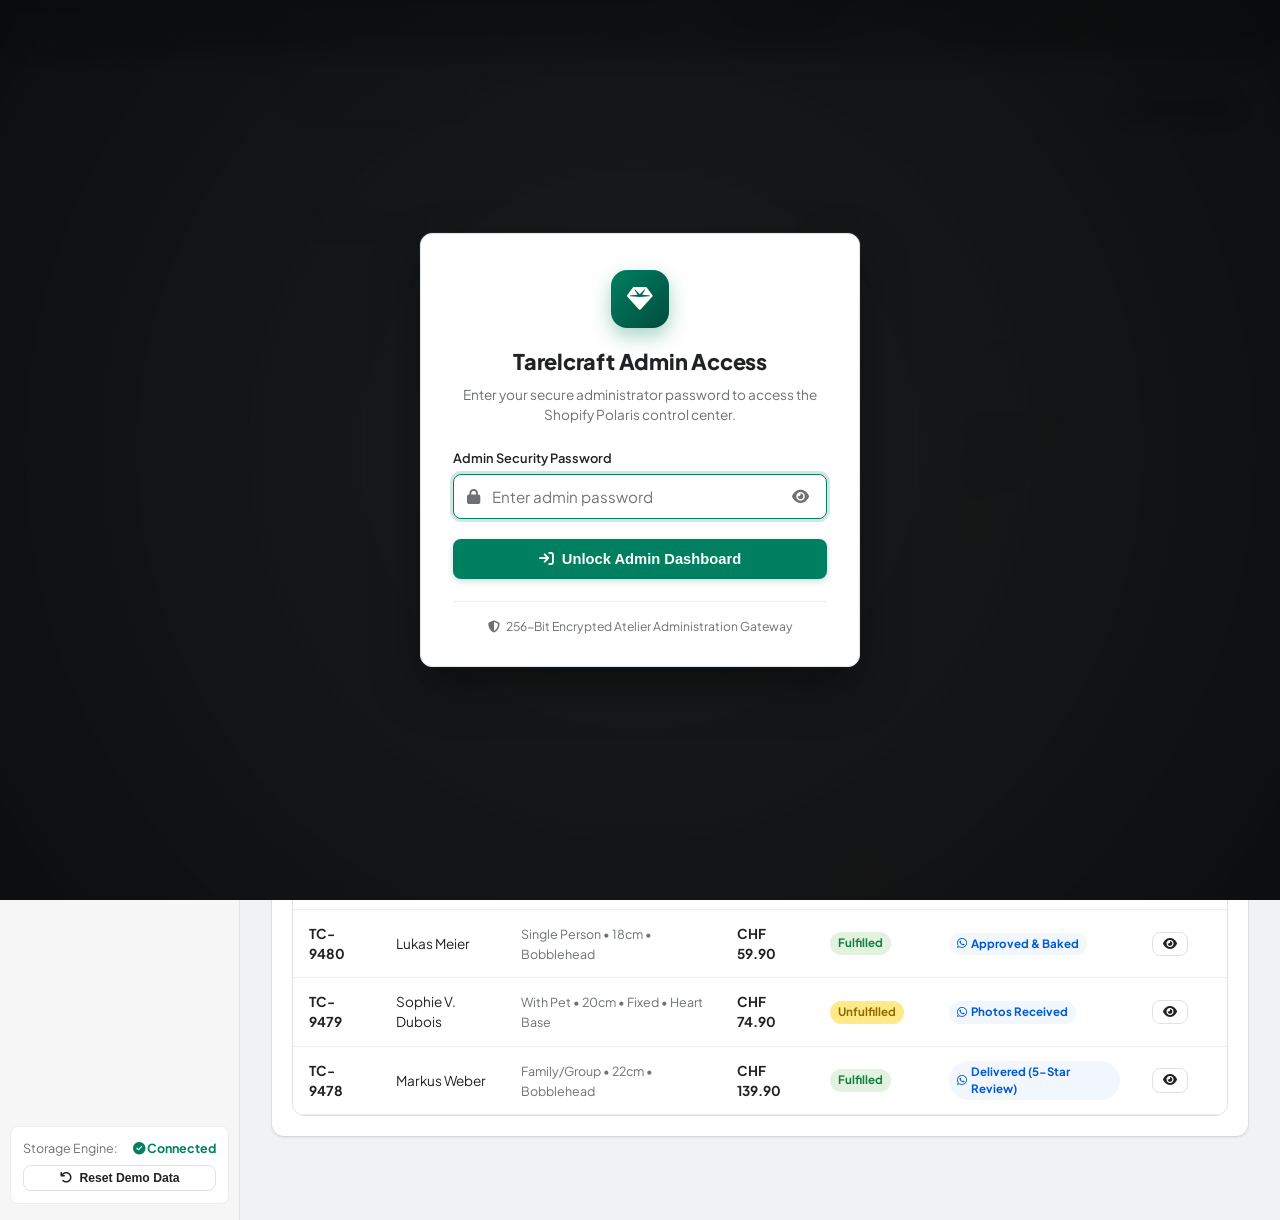
<file: admin.html>
<!DOCTYPE html>
<html lang="en" data-admin-theme="light">
<head>
  <meta charset="UTF-8">
  <meta name="viewport" content="width=device-width, initial-scale=1.0">
  <title>Tarelcraft Admin | Shopify Polaris Control Center</title>
  <meta name="description" content="Shopify Polaris-powered Admin Dashboard to manage Tarelcraft products, pricing, landing page blocks, video reels, reviews, orders, and analytics.">

  <!-- Google Fonts -->
  <link rel="preconnect" href="https://fonts.googleapis.com">
  <link rel="preconnect" href="https://fonts.gstatic.com" crossorigin>
  <link href="https://fonts.googleapis.com/css2?family=Plus+Jakarta+Sans:wght@400;500;600;700;800&family=Playfair+Display:wght@600;700&family=JetBrains+Mono:wght@400;500&display=swap" rel="stylesheet">

  <!-- FontAwesome Icons -->
  <link rel="stylesheet" href="https://cdnjs.cloudflare.com/ajax/libs/font-awesome/6.5.1/css/all.min.css">

  <!-- Admin Polaris Stylesheet -->
  <link rel="stylesheet" href="css/admin.css">
</head>
<body class="admin-body">

  <!-- ==========================================================================
       ADMIN AUTHENTICATION LOCK SCREEN (POLARIS STYLE)
       ========================================================================== -->
  <div class="admin-auth-overlay" id="admin-auth-overlay">
    <div class="admin-auth-card" id="admin-auth-card">
      <div class="auth-brand-badge">
        <i class="fa-solid fa-gem"></i>
      </div>
      <h2 class="auth-title">Tarelcraft Admin Access</h2>
      <p class="auth-subtitle">Enter your secure administrator password to access the Shopify Polaris control center.</p>

      <form id="admin-login-form" class="auth-form" autocomplete="off" onsubmit="return false;">
        <div class="auth-input-group">
          <label for="admin-pass-input" class="auth-label">Admin Security Password</label>
          <div class="auth-input-wrapper">
            <i class="fa-solid fa-lock auth-input-icon"></i>
            <input 
              type="password" 
              id="admin-pass-input" 
              class="auth-input" 
              placeholder="Enter admin password" 
              autocomplete="new-password" 
              value="" 
              required
            >
            <button type="button" class="auth-toggle-pass-btn" id="auth-toggle-pass-btn" title="Show / Hide Password" aria-label="Toggle password visibility">
              <i class="fa-solid fa-eye" id="auth-eye-icon"></i>
            </button>
          </div>
          <div class="auth-error-msg" id="auth-error-msg" style="display: none;">
            <i class="fa-solid fa-circle-exclamation"></i>
            <span>Incorrect password. Access denied.</span>
          </div>
        </div>

        <button type="submit" class="auth-submit-btn" id="admin-login-btn">
          <i class="fa-solid fa-arrow-right-to-bracket"></i>
          <span>Unlock Admin Dashboard</span>
        </button>
      </form>

      <div class="auth-footer-note">
        <i class="fa-solid fa-shield-halved"></i>
        <span>256-Bit Encrypted Atelier Administration Gateway</span>
      </div>
    </div>
  </div>

  <!-- ==========================================================================
       1. GLOBAL TOPBAR (SHOPIFY POLARIS STYLE)
       ========================================================================== -->
  <header class="admin-topbar">
    <div class="topbar-left">
      <button class="mobile-menu-btn" id="mobile-menu-toggle" aria-label="Toggle Navigation">
        <i class="fa-solid fa-bars"></i>
      </button>
      <a href="#dashboard" class="topbar-brand">
        <div class="brand-shopify-badge"><i class="fa-solid fa-gem"></i></div>
        <div class="brand-info">
          <h1>TARELCRAFT</h1>
          <span><span class="status-dot"></span> Online Store • Live</span>
        </div>
      </a>
    </div>

    <!-- Global Search with Ctrl+K shortcut -->
    <div class="topbar-search-wrap" id="topbar-search-trigger">
      <i class="fa-solid fa-magnifying-glass search-icon-left"></i>
      <input type="text" class="topbar-search-input" placeholder="Search products, orders, settings... (Ctrl + K)" readonly>
      <span class="search-shortcut-badge">Ctrl K</span>
    </div>

    <div class="topbar-right">
      <!-- Live Storefront View -->
      <a href="index.html" target="_blank" class="btn-storefront-preview" title="Open Live Storefront">
        <i class="fa-solid fa-arrow-up-right-from-square"></i>
        <span>View Store</span>
      </a>

      <!-- Admin Theme Toggle -->
      <button class="topbar-icon-btn" id="admin-theme-toggle" title="Toggle Admin Dark/Light Theme">
        <i class="fa-solid fa-moon"></i>
      </button>

      <!-- Notifications -->
      <button class="topbar-icon-btn" id="admin-notif-btn" title="Store Notifications">
        <i class="fa-solid fa-bell"></i>
        <span class="notif-pill"></span>
      </button>

      <!-- User Profile -->
      <button class="user-profile-btn" id="user-profile-btn" title="Admin Profile">
        <div class="user-avatar">TC</div>
        <span style="font-size: 0.82rem; font-weight: 600;">Store Owner</span>
        <i class="fa-solid fa-chevron-down" style="font-size: 0.7rem; color: #a6acb2;"></i>
      </button>

      <!-- Lock / Logout Admin Button -->
      <button class="topbar-icon-btn btn-admin-logout" id="admin-logout-btn" title="Lock Admin Dashboard">
        <i class="fa-solid fa-lock"></i>
      </button>
    </div>
  </header>

  <!-- ==========================================================================
       2. MAIN LAYOUT: SIDEBAR + CONTENT AREA
       ========================================================================== -->
  <div class="admin-wrapper">

    <!-- SIDEBAR NAVIGATION -->
    <aside class="admin-sidebar" id="admin-sidebar">
      <div class="sidebar-top">
        <ul class="sidebar-nav-list">
          <li class="nav-section-title">Overview</li>
          <li>
            <button class="nav-item-btn active" data-view="dashboard">
              <i class="fa-solid fa-house"></i>
              <span>Dashboard</span>
            </button>
          </li>

          <li class="nav-section-title">Catalog & Storefront</li>
          <li>
            <button class="nav-item-btn" data-view="products">
              <i class="fa-solid fa-tags"></i>
              <span>Products</span>
              <span class="nav-badge-count" id="sidebar-products-count">1</span>
            </button>
          </li>
          <li>
            <button class="nav-item-btn" data-view="customizer">
              <i class="fa-solid fa-paint-roller"></i>
              <span>Page Customizer</span>
              <span class="p-badge p-badge-info" style="font-size: 0.65rem; margin-left: auto;">Live Sync</span>
            </button>
          </li>
          <li>
            <button class="nav-item-btn" data-view="orders">
              <i class="fa-solid fa-box-open"></i>
              <span>Orders</span>
              <span class="nav-badge-count" id="sidebar-orders-count">4</span>
            </button>
          </li>
          <li>
            <button class="nav-item-btn" data-view="customers">
              <i class="fa-solid fa-users"></i>
              <span>Customers</span>
            </button>
          </li>

          <li class="nav-section-title">Sales & Marketing</li>
          <li>
            <button class="nav-item-btn" data-view="analytics">
              <i class="fa-solid fa-chart-line"></i>
              <span>Analytics</span>
            </button>
          </li>
          <li>
            <button class="nav-item-btn" data-view="discounts">
              <i class="fa-solid fa-ticket"></i>
              <span>Discounts</span>
            </button>
          </li>

          <li class="nav-section-title">Configuration</li>
          <li>
            <button class="nav-item-btn" data-view="settings">
              <i class="fa-solid fa-gear"></i>
              <span>Store Settings</span>
            </button>
          </li>
        </ul>
      </div>

      <div class="sidebar-footer-box">
        <div class="quick-sync-status">
          <span>Storage Engine:</span>
          <span><i class="fa-solid fa-circle-check"></i> Connected</span>
        </div>
        <button class="p-btn p-btn-sm" id="quick-reset-defaults-btn" style="width: 100%; font-size: 0.76rem;">
          <i class="fa-solid fa-arrow-rotate-left"></i> Reset Demo Data
        </button>
      </div>
    </aside>

    <!-- CONTENT AREA -->
    <main class="admin-content">

      <!-- ====================================================================
           VIEW 1: DASHBOARD OVERVIEW
           ==================================================================== -->
      <section class="view-section active" id="view-dashboard">
        <div class="page-header">
          <div class="page-title-group">
            <h2>Store Dashboard</h2>
            <p>Real-time analytics, revenue performance, and catalog overview.</p>
          </div>
          <div class="page-actions-group">
            <button class="p-btn" id="dash-quick-customizer-btn">
              <i class="fa-solid fa-palette"></i> Customize Landing Page
            </button>
            <button class="p-btn p-btn-primary" id="dash-quick-new-product-btn">
              <i class="fa-solid fa-plus"></i> Add Product
            </button>
          </div>
        </div>

        <!-- Metrics Cards -->
        <div class="metrics-grid">
          <div class="metric-card">
            <div class="metric-label">
              <span>Today's Revenue</span>
              <i class="fa-solid fa-wallet text-emerald-600"></i>
            </div>
            <div class="metric-val" id="metric-today-revenue">CHF 1,248.50</div>
            <div class="metric-trend trend-up">
              <i class="fa-solid fa-arrow-trend-up"></i> +18.4% vs yesterday
            </div>
          </div>

          <div class="metric-card">
            <div class="metric-label">
              <span>Orders Placed</span>
              <i class="fa-solid fa-bag-shopping"></i>
            </div>
            <div class="metric-val" id="metric-today-orders">16</div>
            <div class="metric-trend trend-up">
              <i class="fa-solid fa-arrow-trend-up"></i> +4 orders from WhatsApp
            </div>
          </div>

          <div class="metric-card">
            <div class="metric-label">
              <span>Conversion Rate</span>
              <i class="fa-solid fa-filter-circle-dollar"></i>
            </div>
            <div class="metric-val" id="metric-conversion-rate">4.82%</div>
            <div class="metric-trend trend-up">
              <i class="fa-solid fa-arrow-trend-up"></i> +0.6% this week
            </div>
          </div>

          <div class="metric-card">
            <div class="metric-label">
              <span>Live Store Visitors</span>
              <i class="fa-solid fa-users-viewfinder"></i>
            </div>
            <div class="metric-val" id="metric-live-visitors">41</div>
            <div class="metric-trend trend-up">
              <span class="status-dot" style="display:inline-block; width:8px; height:8px; background:#10b981; border-radius:50%;"></span> Active right now
            </div>
          </div>
        </div>

        <!-- Chart Grid -->
        <div class="chart-card-grid">
          <div class="p-card">
            <div class="p-card-header">
              <div>
                <h3>Total Sales & Orders Trend (Last 14 Days)</h3>
                <p>Daily volume in Swiss Francs (CHF) with real-time conversion insights.</p>
              </div>
              <span class="p-badge p-badge-success">Live Dynamic</span>
            </div>
            <div class="canvas-container">
              <canvas id="sales-trend-canvas" class="admin-chart-canvas"></canvas>
            </div>
          </div>

          <div class="p-card">
            <div class="p-card-header">
              <div>
                <h3>Top Selling Variants</h3>
                <p>Popular figure selections</p>
              </div>
            </div>
            <div class="variants-share-list" style="display: flex; flex-direction: column; gap: 14px;">
              <div>
                <div style="display: flex; justify-content: space-between; font-size: 0.82rem; font-weight: 600; margin-bottom: 4px;">
                  <span>Couple Figure (20cm)</span>
                  <span>46%</span>
                </div>
                <div style="height: 6px; background: var(--p-border-subdued); border-radius: 4px; overflow: hidden;">
                  <div style="width: 46%; height: 100%; background: #008060;"></div>
                </div>
              </div>
              <div>
                <div style="display: flex; justify-content: space-between; font-size: 0.82rem; font-weight: 600; margin-bottom: 4px;">
                  <span>Single Person (18cm Bobblehead)</span>
                  <span>32%</span>
                </div>
                <div style="height: 6px; background: var(--p-border-subdued); border-radius: 4px; overflow: hidden;">
                  <div style="width: 32%; height: 100%; background: #5c6ac4;"></div>
                </div>
              </div>
              <div>
                <div style="display: flex; justify-content: space-between; font-size: 0.82rem; font-weight: 600; margin-bottom: 4px;">
                  <span>With Pet Edition</span>
                  <span>14%</span>
                </div>
                <div style="height: 6px; background: var(--p-border-subdued); border-radius: 4px; overflow: hidden;">
                  <div style="width: 14%; height: 100%; background: #f59e0b;"></div>
                </div>
              </div>
              <div>
                <div style="display: flex; justify-content: space-between; font-size: 0.82rem; font-weight: 600; margin-bottom: 4px;">
                  <span>Family Group Pack</span>
                  <span>8%</span>
                </div>
                <div style="height: 6px; background: var(--p-border-subdued); border-radius: 4px; overflow: hidden;">
                  <div style="width: 8%; height: 100%; background: #10b981;"></div>
                </div>
              </div>
            </div>
          </div>
        </div>

        <!-- Recent Orders Card -->
        <div class="p-card">
          <div class="p-card-header">
            <div>
              <h3>Recent Incoming Orders</h3>
              <p>Latest purchases and WhatsApp approval status</p>
            </div>
            <button class="p-btn p-btn-sm" id="dash-view-all-orders-btn">View All Orders →</button>
          </div>
          <div class="p-table-container">
            <table class="p-table">
              <thead>
                <tr>
                  <th>Order</th>
                  <th>Customer</th>
                  <th>Item Config</th>
                  <th>Total</th>
                  <th>Fulfillment</th>
                  <th>WhatsApp Status</th>
                  <th>Actions</th>
                </tr>
              </thead>
              <tbody id="dash-recent-orders-tbody">
                <!-- Dynamically populated -->
              </tbody>
            </table>
          </div>
        </div>
      </section>

      <!-- ====================================================================
           VIEW 2: PRODUCTS CATALOG & PRODUCT CRUD
           ==================================================================== -->
      <section class="view-section" id="view-products">
        <div class="page-header">
          <div class="page-title-group">
            <h2>Products Management</h2>
            <p>Manage product catalog, base pricing, variant modifiers, and media assets.</p>
          </div>
          <div class="page-actions-group">
            <button class="p-btn" id="prod-export-csv-btn">
              <i class="fa-solid fa-file-export"></i> Export JSON
            </button>
            <button class="p-btn p-btn-primary" id="prod-add-new-btn">
              <i class="fa-solid fa-plus"></i> Add New Product
            </button>
          </div>
        </div>

        <!-- Products Table Toolbar -->
        <div class="table-toolbar">
          <div class="table-filter-group">
            <input type="text" class="table-search-input" id="products-search-input" placeholder="Filter products by title, SKU, or tag...">
            <select class="p-select" id="products-status-filter" style="width: 140px; height: 32px; font-size: 0.82rem;">
              <option value="all">All Statuses</option>
              <option value="active">Active</option>
              <option value="draft">Draft</option>
            </select>
          </div>
          <span style="font-size: 0.8rem; color: var(--p-text-subdued);" id="products-count-badge">Showing 1 product</span>
        </div>

        <!-- Products Data Table -->
        <div class="p-table-container">
          <table class="p-table">
            <thead>
              <tr>
                <th style="width: 40px;"><input type="checkbox" id="select-all-prods"></th>
                <th>Product</th>
                <th>Status</th>
                <th>Inventory</th>
                <th>Category</th>
                <th>Base Price</th>
                <th>Compare Price</th>
                <th style="text-align: right;">Actions</th>
              </tr>
            </thead>
            <tbody id="products-list-tbody">
              <!-- Dynamically populated -->
            </tbody>
          </table>
        </div>

        <!-- PRODUCT EDIT DRAWER / FORM -->
        <div class="p-card" id="product-editor-card" style="margin-top: 32px; display: none;">
          <div class="p-card-header">
            <div>
              <h3 id="editor-heading-title">Edit Product: Handcrafted Custom 'MINI ME'</h3>
              <p>Configure product details, pricing, variants, and SEO meta tags.</p>
            </div>
            <div style="display: flex; gap: 8px;">
              <button class="p-btn" id="editor-cancel-btn">Cancel</button>
              <button class="p-btn p-btn-primary" id="editor-save-btn">
                <i class="fa-solid fa-floppy-disk"></i> Save Product
              </button>
            </div>
          </div>

          <form id="product-edit-form">
            <input type="hidden" id="edit-prod-id" value="">

            <div class="editor-layout-grid">
              <!-- Left Column: Details, Media, Pricing, Variants -->
              <div class="editor-left-col">
                <!-- Basic Info Card -->
                <div class="p-card" style="margin-bottom: 20px;">
                  <h4 style="font-size: 0.95rem; font-weight: 700; margin-bottom: 14px;">Product Information</h4>
                  <div class="form-group">
                    <label for="edit-prod-title">Product Title *</label>
                    <input type="text" id="edit-prod-title" class="p-input" required placeholder="e.g. Handcrafted Custom 'MINI ME' Figurine">
                  </div>
                  <div class="form-group">
                    <label for="edit-prod-subtitle">Subtitle / Marketing Hook</label>
                    <input type="text" id="edit-prod-subtitle" class="p-input" placeholder="e.g. Turn any photo into a detailed personalized figurine.">
                  </div>
                  <div class="form-group">
                    <label for="edit-prod-handle">URL Handle / Slug</label>
                    <input type="text" id="edit-prod-handle" class="p-input" placeholder="e.g. bespoke-mini-me-bobblehead">
                  </div>
                  <div class="form-group">
                    <label for="edit-prod-desc">Product Description & Craftsmanship Details</label>
                    <textarea id="edit-prod-desc" class="p-textarea" placeholder="Detailed product story, clay material specifications..."></textarea>
                  </div>
                </div>

                <!-- Media Manager Card -->
                <div class="p-card" style="margin-bottom: 20px;">
                  <div style="display: flex; justify-content: space-between; align-items: center; margin-bottom: 12px;">
                    <h4 style="font-size: 0.95rem; font-weight: 700;">Media Gallery Assets</h4>
                    <button type="button" class="p-btn p-btn-sm" id="btn-add-image-url">
                      <i class="fa-solid fa-plus"></i> Add Image URL
                    </button>
                  </div>
                  <p style="font-size: 0.78rem; color: var(--p-text-subdued); margin-bottom: 12px;">
                    Images represent figure types and gallery views on the storefront.
                  </p>
                  <div class="media-upload-grid" id="editor-media-grid">
                    <!-- Dynamically populated images -->
                  </div>
                </div>

                <!-- Pricing & Profit Matrix -->
                <div class="p-card" style="margin-bottom: 20px;">
                  <h4 style="font-size: 0.95rem; font-weight: 700; margin-bottom: 14px;">Pricing & Profit Margin</h4>
                  <div class="form-row-3">
                    <div class="form-group">
                      <label for="edit-prod-price">Base Price (<span class="currency-label-span">CHF</span>) *</label>
                      <div class="input-prefix-wrap">
                        <span class="input-prefix" id="prefix-price-curr">CHF</span>
                        <input type="number" step="0.01" id="edit-prod-price" class="p-input" required value="49.90">
                      </div>
                    </div>
                    <div class="form-group">
                      <label for="edit-prod-compare-price">Compare-at Price (Strikethrough)</label>
                      <div class="input-prefix-wrap">
                        <span class="input-prefix" id="prefix-compare-curr">CHF</span>
                        <input type="number" step="0.01" id="edit-prod-compare-price" class="p-input" value="99.80">
                      </div>
                    </div>
                    <div class="form-group">
                      <label for="edit-prod-cost">Cost per Item (Atelier Craft)</label>
                      <div class="input-prefix-wrap">
                        <span class="input-prefix">CHF</span>
                        <input type="number" step="0.01" id="edit-prod-cost" class="p-input" value="18.50">
                      </div>
                    </div>
                  </div>
                  <div style="padding: 10px 14px; background: var(--p-surface-subdued); border-radius: var(--p-radius-md); display: flex; justify-content: space-between; font-size: 0.82rem; font-weight: 600;">
                    <span>Calculated Margin: <strong id="calc-margin-val" style="color: var(--p-primary);">62.9%</strong></span>
                    <span>Calculated Profit: <strong id="calc-profit-val" style="color: var(--p-primary);">CHF 31.40</strong> per unit</span>
                  </div>
                </div>

                <!-- Variants Matrix Editor -->
                <div class="p-card" style="margin-bottom: 20px;">
                  <div style="display: flex; justify-content: space-between; align-items: center; margin-bottom: 14px;">
                    <h4 style="font-size: 0.95rem; font-weight: 700;">Figure Types & Price Surcharges</h4>
                    <button type="button" class="p-btn p-btn-sm" id="btn-add-figure-variant">
                      <i class="fa-solid fa-plus"></i> Add Figure Type
                    </button>
                  </div>
                  <div class="variants-manager-list" id="editor-figure-variants-list">
                    <!-- Dynamically populated figure variants -->
                  </div>
                </div>

                <!-- Google SERP Snippet Preview -->
                <div class="p-card">
                  <h4 style="font-size: 0.95rem; font-weight: 700; margin-bottom: 6px;">Search Engine Listing Preview (SEO)</h4>
                  <p style="font-size: 0.78rem; color: var(--p-text-subdued); margin-bottom: 12px;">How this product appears in Google Search results.</p>
                  <div class="serp-preview-box">
                    <div class="serp-url">https://tarelcraft.com/products/<span id="serp-slug-preview">bespoke-mini-me-bobblehead</span></div>
                    <div class="serp-title" id="serp-title-preview">Bespoke 'MINI ME' Custom Bobblehead & Figurine | Tarelcraft</div>
                    <div class="serp-desc" id="serp-desc-preview">Handcrafted personalized Mini Me bobbleheads and figurines made from your photos. Free WhatsApp preview before production, unlimited revisions...</div>
                  </div>
                  <div class="form-group" style="margin-top: 14px;">
                    <label for="edit-seo-title">SEO Page Title</label>
                    <input type="text" id="edit-seo-title" class="p-input">
                  </div>
                  <div class="form-group">
                    <label for="edit-seo-desc">SEO Meta Description</label>
                    <textarea id="edit-seo-desc" class="p-textarea" style="min-height: 60px;"></textarea>
                  </div>
                </div>
              </div>

              <!-- Right Column: Status, Inventory, Organization -->
              <div class="editor-right-col">
                <!-- Status Card -->
                <div class="p-card" style="margin-bottom: 20px;">
                  <h4 style="font-size: 0.9rem; font-weight: 700; margin-bottom: 12px;">Product Status</h4>
                  <div class="form-group">
                    <select id="edit-prod-status" class="p-select">
                      <option value="active">🟢 Active (Visible on Storefront)</option>
                      <option value="draft">🟡 Draft (Hidden)</option>
                      <option value="archived">🔴 Archived</option>
                    </select>
                  </div>
                  <div class="form-group" style="margin-bottom: 0;">
                    <label class="p-switch">
                      <span>Featured on Homepage</span>
                      <input type="checkbox" id="edit-prod-featured" checked>
                      <span class="p-switch-slider"></span>
                    </label>
                  </div>
                </div>

                <!-- Inventory Card -->
                <div class="p-card" style="margin-bottom: 20px;">
                  <h4 style="font-size: 0.9rem; font-weight: 700; margin-bottom: 12px;">Inventory & Stock Tracking</h4>
                  <div class="form-group">
                    <label for="edit-prod-sku">SKU (Stock Keeping Unit)</label>
                    <input type="text" id="edit-prod-sku" class="p-input" value="TC-MINI-001">
                  </div>
                  <div class="form-group">
                    <label for="edit-prod-barcode">Barcode (ISBN, UPC, GTIN)</label>
                    <input type="text" id="edit-prod-barcode" class="p-input" value="7640123456789">
                  </div>
                  <div class="form-group">
                    <label for="edit-prod-qty">Available Atelier Stock</label>
                    <input type="number" id="edit-prod-qty" class="p-input" value="84">
                  </div>
                  <div class="form-group" style="margin-bottom: 0;">
                    <label class="p-switch">
                      <span>Track Quantity</span>
                      <input type="checkbox" id="edit-prod-track-qty" checked>
                      <span class="p-switch-slider"></span>
                    </label>
                  </div>
                </div>

                <!-- Organization Card -->
                <div class="p-card">
                  <h4 style="font-size: 0.9rem; font-weight: 700; margin-bottom: 12px;">Product Organization</h4>
                  <div class="form-group">
                    <label for="edit-prod-category">Product Category</label>
                    <input type="text" id="edit-prod-category" class="p-input" value="Custom Bobbleheads">
                  </div>
                  <div class="form-group">
                    <label for="edit-prod-vendor">Artisan Vendor</label>
                    <input type="text" id="edit-prod-vendor" class="p-input" value="Tarelcraft Atelier Zurich">
                  </div>
                  <div class="form-group">
                    <label for="edit-prod-rating">Customer Star Rating (Displayed)</label>
                    <input type="number" step="0.1" max="5" min="1" id="edit-prod-rating" class="p-input" value="5.0">
                  </div>
                  <div class="form-group">
                    <label for="edit-prod-reviews-count">Verified Reviews Count</label>
                    <input type="number" id="edit-prod-reviews-count" class="p-input" value="1480">
                  </div>
                </div>
              </div>
            </div>
          </form>
        </div>
      </section>

      <!-- ====================================================================
           VIEW 3: PAGE CUSTOMIZER (LIVE STORE BLOCKS)
           ==================================================================== -->
      <section class="view-section" id="view-customizer">
        <div class="page-header">
          <div class="page-title-group">
            <h2>Product Page Visual Customizer</h2>
            <p>Directly edit all landing page blocks, announcements, WhatsApp perks, UGC reels, and customer testimonials.</p>
          </div>
          <div class="page-actions-group">
            <a href="index.html" target="_blank" class="p-btn">
              <i class="fa-solid fa-eye"></i> Preview Live Store
            </a>
            <button class="p-btn p-btn-primary" id="customizer-save-all-btn">
              <i class="fa-solid fa-floppy-disk"></i> Save Customizer Changes
            </button>
          </div>
        </div>

        <div class="customizer-accordion">

          <!-- Block 1: Announcement Bar -->
          <div class="customizer-panel expanded">
            <div class="customizer-panel-header">
              <span><i class="fa-solid fa-bullhorn" style="color: #008060; margin-right: 8px;"></i> 1. Top Announcement Bar</span>
              <i class="fa-solid fa-chevron-down panel-chevron"></i>
            </div>
            <div class="customizer-panel-body">
              <div class="form-row-2">
                <div class="form-group">
                  <label for="cust-announce-badge">Badge Label</label>
                  <input type="text" id="cust-announce-badge" class="p-input" value="LIMITED DEAL">
                </div>
                <div class="form-group">
                  <label for="cust-announce-cta">Call-to-Action Link Text</label>
                  <input type="text" id="cust-announce-cta" class="p-input" value="Learn How It Works →">
                </div>
              </div>
              <div class="form-group">
                <label for="cust-announce-text">Announcement Message Text</label>
                <input type="text" id="cust-announce-text" class="p-input" value="2-For-1 Offer Active + 100% Free WhatsApp Preview & Unlimited Revisions Included!">
              </div>
            </div>
          </div>

          <!-- Block 2: Authentic UGC Video Reels -->
          <div class="customizer-panel expanded">
            <div class="customizer-panel-header">
              <span><i class="fa-solid fa-video" style="color: #f59e0b; margin-right: 8px;"></i> 2. UGC Playable Customer Video Reels</span>
              <i class="fa-solid fa-chevron-down panel-chevron"></i>
            </div>
            <div class="customizer-panel-body">
              <div style="display: flex; justify-content: space-between; align-items: center; margin-bottom: 14px;">
                <p style="font-size: 0.8rem; color: var(--p-text-subdued);">Customer unboxing reels with real video playback.</p>
                <button type="button" class="p-btn p-btn-sm" id="btn-add-reel-modal">
                  <i class="fa-solid fa-plus"></i> Add Video Reel
                </button>
              </div>
              <div id="customizer-reels-list">
                <!-- Dynamically populated video reels -->
              </div>
            </div>
          </div>

          <!-- Block 3: Customer Reviews & Testimonials -->
          <div class="customizer-panel expanded">
            <div class="customizer-panel-header">
              <span><i class="fa-solid fa-star" style="color: #f59e0b; margin-right: 8px;"></i> 3. Customer Testimonials & Reviews</span>
              <i class="fa-solid fa-chevron-down panel-chevron"></i>
            </div>
            <div class="customizer-panel-body">
              <div style="display: flex; justify-content: space-between; align-items: center; margin-bottom: 14px;">
                <p style="font-size: 0.8rem; color: var(--p-text-subdued);">Manage verified buyer ratings and quote testimonials.</p>
                <button type="button" class="p-btn p-btn-sm" id="btn-add-review-modal">
                  <i class="fa-solid fa-plus"></i> Add Customer Review
                </button>
              </div>
              <div id="customizer-reviews-list">
                <!-- Dynamically populated customer reviews -->
              </div>
            </div>
          </div>

          <!-- Block 4: Frequently Asked Questions (FAQs) -->
          <div class="customizer-panel expanded">
            <div class="customizer-panel-header">
              <span><i class="fa-solid fa-circle-question" style="color: #3b82f6; margin-right: 8px;"></i> 4. FAQs Accordion Items</span>
              <i class="fa-solid fa-chevron-down panel-chevron"></i>
            </div>
            <div class="customizer-panel-body">
              <div style="display: flex; justify-content: space-between; align-items: center; margin-bottom: 14px;">
                <p style="font-size: 0.8rem; color: var(--p-text-subdued);">Questions regarding WhatsApp proof, revisions, and shipping times.</p>
                <button type="button" class="p-btn p-btn-sm" id="btn-add-faq-modal">
                  <i class="fa-solid fa-plus"></i> Add FAQ
                </button>
              </div>
              <div id="customizer-faqs-list">
                <!-- Dynamically populated FAQs -->
              </div>
            </div>
          </div>

        </div>
      </section>

      <!-- ====================================================================
           VIEW 4: ORDERS MANAGER
           ==================================================================== -->
      <section class="view-section" id="view-orders">
        <div class="page-header">
          <div class="page-title-group">
            <h2>Orders & WhatsApp Fulfillment</h2>
            <p>Track incoming purchases, WhatsApp proof status, and customer shipping notes.</p>
          </div>
          <div class="page-actions-group">
            <button class="p-btn p-btn-primary" id="btn-simulate-order">
              <i class="fa-solid fa-cart-plus"></i> Simulate New Order
            </button>
          </div>
        </div>

        <div class="p-card">
          <div class="table-toolbar">
            <div class="table-filter-group">
              <input type="text" class="table-search-input" id="orders-search-input" placeholder="Search orders by ID or customer...">
              <select class="p-select" id="orders-status-filter" style="width: 140px; height: 32px; font-size: 0.82rem;">
                <option value="all">All Orders</option>
                <option value="Unfulfilled">Unfulfilled</option>
                <option value="Fulfilled">Fulfilled</option>
              </select>
            </div>
            <span style="font-size: 0.8rem; color: var(--p-text-subdued);" id="orders-count-label">4 orders</span>
          </div>

          <div class="p-table-container">
            <table class="p-table">
              <thead>
                <tr>
                  <th>Order ID</th>
                  <th>Date</th>
                  <th>Customer</th>
                  <th>Total</th>
                  <th>Payment</th>
                  <th>Fulfillment</th>
                  <th>WhatsApp Proof Status</th>
                  <th style="text-align: right;">Action</th>
                </tr>
              </thead>
              <tbody id="orders-list-tbody">
                <!-- Dynamically populated orders -->
              </tbody>
            </table>
          </div>
        </div>
      </section>

      <!-- ====================================================================
           VIEW 5: CUSTOMERS CRM
           ==================================================================== -->
      <section class="view-section" id="view-customers">
        <div class="page-header">
          <div class="page-title-group">
            <h2>Customer Directory</h2>
            <p>Manage customer profiles, order history, and contact details.</p>
          </div>
        </div>

        <div class="p-card">
          <div class="p-table-container">
            <table class="p-table">
              <thead>
                <tr>
                  <th>Customer Name</th>
                  <th>Email</th>
                  <th>WhatsApp / Phone</th>
                  <th>Location</th>
                  <th>Orders</th>
                  <th>Total Spent</th>
                  <th>Status</th>
                </tr>
              </thead>
              <tbody id="customers-list-tbody">
                <!-- Dynamically populated customers -->
              </tbody>
            </table>
          </div>
        </div>
      </section>

      <!-- ====================================================================
           VIEW 6: ANALYTICS
           ==================================================================== -->
      <section class="view-section" id="view-analytics">
        <div class="page-header">
          <div class="page-title-group">
            <h2>Analytics & Sales Reports</h2>
            <p>Conversion metrics, average order value, and traffic telemetry.</p>
          </div>
        </div>

        <div class="metrics-grid">
          <div class="metric-card">
            <div class="metric-label">Monthly Gross Volume</div>
            <div class="metric-val">CHF 34,290.00</div>
            <div class="metric-trend trend-up">+22.4% vs last month</div>
          </div>
          <div class="metric-card">
            <div class="metric-label">Average Order Value (AOV)</div>
            <div class="metric-val">CHF 78.03</div>
            <div class="metric-trend trend-up">+5.1% (Upsell boosts)</div>
          </div>
          <div class="metric-card">
            <div class="metric-label">Returning Customer Rate</div>
            <div class="metric-val">28.4%</div>
            <div class="metric-trend trend-up">High gift re-orders</div>
          </div>
          <div class="metric-card">
            <div class="metric-label">WhatsApp Approval Rate</div>
            <div class="metric-val">99.2%</div>
            <div class="metric-trend trend-up">Zero customer disputes</div>
          </div>
        </div>

        <div class="p-card" style="margin-top: 24px;">
          <div class="p-card-header">
            <h3>Revenue Growth Telemetry</h3>
          </div>
          <div class="canvas-container" style="height: 280px;">
            <canvas id="analytics-full-canvas" class="admin-chart-canvas"></canvas>
          </div>
        </div>
      </section>

      <!-- ====================================================================
           VIEW 7: DISCOUNTS & PROMOTIONS
           ==================================================================== -->
      <section class="view-section" id="view-discounts">
        <div class="page-header">
          <div class="page-title-group">
            <h2>Discounts & Promotional Codes</h2>
            <p>Manage coupon vouchers, automatic 2-For-1 deals, and free shipping promos.</p>
          </div>
          <div class="page-actions-group">
            <button class="p-btn p-btn-primary" id="btn-create-discount">
              <i class="fa-solid fa-plus"></i> Create Discount Code
            </button>
          </div>
        </div>

        <div class="p-card">
          <div class="p-table-container">
            <table class="p-table">
              <thead>
                <tr>
                  <th>Code</th>
                  <th>Title & Description</th>
                  <th>Type</th>
                  <th>Value</th>
                  <th>Status</th>
                  <th>Total Uses</th>
                </tr>
              </thead>
              <tbody id="discounts-list-tbody">
                <!-- Dynamically populated discounts -->
              </tbody>
            </table>
          </div>
        </div>
      </section>

      <!-- ====================================================================
           VIEW 8: STORE SETTINGS & BACKUP
           ==================================================================== -->
      <section class="view-section" id="view-settings">
        <div class="page-header">
          <div class="page-title-group">
            <h2>Store Settings & Localization</h2>
            <p>Currency exchange rates, WhatsApp concierge number, and JSON database backup.</p>
          </div>
          <div class="page-actions-group">
            <button class="p-btn p-btn-primary" id="settings-save-btn">
              <i class="fa-solid fa-floppy-disk"></i> Save Settings
            </button>
          </div>
        </div>

        <div class="editor-layout-grid">
          <div class="editor-left-col">
            <div class="p-card">
              <h4 style="font-size: 0.95rem; font-weight: 700; margin-bottom: 14px;">Store Identity & WhatsApp Concierge</h4>
              <div class="form-group">
                <label for="set-store-name">Store Name</label>
                <input type="text" id="set-store-name" class="p-input" value="TARELCRAFT">
              </div>
              <div class="form-group">
                <label for="set-store-tagline">Store Tagline</label>
                <input type="text" id="set-store-tagline" class="p-input" value="Bespoke Handmade Artisan Figurines & Bobbleheads">
              </div>
              <div class="form-row-2">
                <div class="form-group">
                  <label for="set-whatsapp-num">WhatsApp Support Number</label>
                  <input type="text" id="set-whatsapp-num" class="p-input" value="+41 79 123 45 67">
                </div>
                <div class="form-group">
                  <label for="set-support-email">Customer Care Email</label>
                  <input type="email" id="set-support-email" class="p-input" value="concierge@tarelcraft.com">
                </div>
              </div>
            </div>

            <!-- Currency & Conversion Rates -->
            <div class="p-card">
              <h4 style="font-size: 0.95rem; font-weight: 700; margin-bottom: 14px;">Currencies & Exchange Rates</h4>
              <div class="form-group">
                <label for="set-default-currency">Default Store Currency</label>
                <select id="set-default-currency" class="p-select">
                  <option value="CHF">CHF - Swiss Franc (Fr.)</option>
                  <option value="EUR">EUR - Euro (€)</option>
                  <option value="USD">USD - US Dollar ($)</option>
                </select>
              </div>
              <div class="form-row-2">
                <div class="form-group">
                  <label for="set-rate-eur">EUR Exchange Rate (1 CHF = X EUR)</label>
                  <input type="number" step="0.01" id="set-rate-eur" class="p-input" value="1.05">
                </div>
                <div class="form-group">
                  <label for="set-rate-usd">USD Exchange Rate (1 CHF = X USD)</label>
                  <input type="number" step="0.01" id="set-rate-usd" class="p-input" value="1.15">
                </div>
              </div>
            </div>
          </div>

          <div class="editor-right-col">
            <!-- Data Backup & Reset -->
            <div class="p-card">
              <h4 style="font-size: 0.95rem; font-weight: 700; margin-bottom: 12px;">Database Backup & Migration</h4>
              <p style="font-size: 0.78rem; color: var(--p-text-subdued); margin-bottom: 14px;">
                Export all store products, variants, reviews, and reels to a JSON file or restore from a previous backup.
              </p>
              <button class="p-btn" id="btn-export-backup-json" style="width: 100%; margin-bottom: 10px;">
                <i class="fa-solid fa-download"></i> Export Full Store JSON
              </button>

              <label class="p-btn" style="width: 100%; margin-bottom: 10px; cursor: pointer; text-align: center;">
                <i class="fa-solid fa-upload"></i> Import Store JSON
                <input type="file" id="file-import-json" accept=".json" style="display: none;">
              </label>

              <hr style="border: 0; border-top: 1px solid var(--p-border-subdued); margin: 16px 0;">

              <h4 style="font-size: 0.9rem; font-weight: 700; color: var(--p-critical); margin-bottom: 8px;">Danger Zone</h4>
              <p style="font-size: 0.76rem; color: var(--p-text-subdued); margin-bottom: 12px;">
                Reset all modifications and restore factory demo data.
              </p>
              <button class="p-btn p-btn-danger" id="btn-factory-reset" style="width: 100%;">
                <i class="fa-solid fa-trash-can"></i> Factory Reset Store Data
              </button>
            </div>
          </div>
        </div>
      </section>

    </main>
  </div>

  <!-- ==========================================================================
       MODALS: REEL, REVIEW, FAQ, ORDER DETAILS, COMMAND PALETTE
       ========================================================================== -->
  
  <!-- Add/Edit Video Reel Modal -->
  <div class="admin-modal-backdrop" id="modal-reel-backdrop">
    <div class="admin-modal">
      <div class="modal-header">
        <h3 id="modal-reel-title">Add UGC Video Reel</h3>
        <button class="modal-close-btn" data-close-modal="modal-reel-backdrop">&times;</button>
      </div>
      <div class="modal-body">
        <form id="form-reel-edit">
          <input type="hidden" id="reel-edit-id" value="">
          <div class="form-group">
            <label for="reel-buyer-name">Buyer Name & Location *</label>
            <input type="text" id="reel-buyer-name" class="p-input" placeholder="e.g. Marc & Elena • Zurich" required>
          </div>
          <div class="form-group">
            <label for="reel-tag-label">Event Tag / Occasion</label>
            <input type="text" id="reel-tag-label" class="p-input" placeholder="e.g. Verified Buyer / Anniversary">
          </div>
          <div class="form-group">
            <label for="reel-quote">Customer Quote / Reaction *</label>
            <textarea id="reel-quote" class="p-textarea" placeholder="Customer emotion quote..." required></textarea>
          </div>
          <div class="form-group">
            <label for="reel-video-url">Video MP4 File URL *</label>
            <input type="text" id="reel-video-url" class="p-input" placeholder="assets/videos/unboxing-1.mp4" required>
          </div>
          <div class="form-group">
            <label for="reel-poster-url">Video Poster Image Thumbnail URL</label>
            <input type="text" id="reel-poster-url" class="p-input" placeholder="assets/images/unboxing-1.jpg">
          </div>
        </form>
      </div>
      <div class="modal-footer">
        <button class="p-btn" data-close-modal="modal-reel-backdrop">Cancel</button>
        <button class="p-btn p-btn-primary" id="btn-save-reel">Save Reel</button>
      </div>
    </div>
  </div>

  <!-- Add/Edit Review Modal -->
  <div class="admin-modal-backdrop" id="modal-review-backdrop">
    <div class="admin-modal">
      <div class="modal-header">
        <h3 id="modal-review-title">Add Customer Review</h3>
        <button class="modal-close-btn" data-close-modal="modal-review-backdrop">&times;</button>
      </div>
      <div class="modal-body">
        <form id="form-review-edit">
          <input type="hidden" id="review-edit-id" value="">
          <div class="form-row-2">
            <div class="form-group">
              <label for="rev-author-name">Customer Name *</label>
              <input type="text" id="rev-author-name" class="p-input" required placeholder="e.g. Elena S.">
            </div>
            <div class="form-group">
              <label for="rev-location">Location</label>
              <input type="text" id="rev-location" class="p-input" placeholder="Zurich, Switzerland">
            </div>
          </div>
          <div class="form-row-2">
            <div class="form-group">
              <label for="rev-rating">Star Rating (1-5)</label>
              <select id="rev-rating" class="p-select">
                <option value="5">⭐⭐⭐⭐⭐ (5 Stars)</option>
                <option value="4">⭐⭐⭐⭐ (4 Stars)</option>
                <option value="3">⭐⭐⭐ (3 Stars)</option>
              </select>
            </div>
            <div class="form-group">
              <label for="rev-figure-type">Ordered Variant</label>
              <input type="text" id="rev-figure-type" class="p-input" placeholder="Couple 20cm Bobblehead">
            </div>
          </div>
          <div class="form-group">
            <label for="rev-headline">Review Headline *</label>
            <input type="text" id="rev-headline" class="p-input" required placeholder="e.g. Best gift I ever purchased!">
          </div>
          <div class="form-group">
            <label for="rev-text">Detailed Review Text *</label>
            <textarea id="rev-text" class="p-textarea" required placeholder="Tell the customer's story..."></textarea>
          </div>
        </form>
      </div>
      <div class="modal-footer">
        <button class="p-btn" data-close-modal="modal-review-backdrop">Cancel</button>
        <button class="p-btn p-btn-primary" id="btn-save-review">Save Review</button>
      </div>
    </div>
  </div>

  <!-- Add/Edit FAQ Modal -->
  <div class="admin-modal-backdrop" id="modal-faq-backdrop">
    <div class="admin-modal">
      <div class="modal-header">
        <h3 id="modal-faq-title">Add FAQ Question</h3>
        <button class="modal-close-btn" data-close-modal="modal-faq-backdrop">&times;</button>
      </div>
      <div class="modal-body">
        <form id="form-faq-edit">
          <input type="hidden" id="faq-edit-id" value="">
          <div class="form-group">
            <label for="faq-question">Question *</label>
            <input type="text" id="faq-question" class="p-input" required placeholder="e.g. How does the WhatsApp 3D preview work?">
          </div>
          <div class="form-group">
            <label for="faq-answer">Answer *</label>
            <textarea id="faq-answer" class="p-textarea" style="min-height: 120px;" required placeholder="Detailed clear answer..."></textarea>
          </div>
        </form>
      </div>
      <div class="modal-footer">
        <button class="p-btn" data-close-modal="modal-faq-backdrop">Cancel</button>
        <button class="p-btn p-btn-primary" id="btn-save-faq">Save FAQ</button>
      </div>
    </div>
  </div>

  <!-- Order Details Modal -->
  <div class="admin-modal-backdrop" id="modal-order-details">
    <div class="admin-modal" style="max-width: 650px;">
      <div class="modal-header">
        <h3 id="modal-order-title">Order TC-9481 Details</h3>
        <button class="modal-close-btn" data-close-modal="modal-order-details">&times;</button>
      </div>
      <div class="modal-body" id="modal-order-body">
        <!-- Dynamically rendered order info -->
      </div>
      <div class="modal-footer">
        <button class="p-btn" data-close-modal="modal-order-details">Close</button>
        <button class="p-btn p-btn-primary" id="btn-order-fulfill-toggle">Toggle Fulfillment Status</button>
      </div>
    </div>
  </div>

  <!-- Command Palette (Ctrl+K) -->
  <div class="command-palette-backdrop" id="command-palette-backdrop">
    <div class="command-palette-box">
      <div class="command-input-row">
        <i class="fa-solid fa-magnifying-glass"></i>
        <input type="text" id="command-palette-input" placeholder="Type a view or action... (e.g. Products, Customizer, Settings)">
        <span class="search-shortcut-badge">ESC to close</span>
      </div>
      <ul class="command-results-list" id="command-results-list">
        <li class="command-result-item" data-action="view-dashboard">
          <span><i class="fa-solid fa-house" style="margin-right: 8px;"></i> Go to Dashboard</span>
          <span class="p-badge p-badge-neutral">Navigation</span>
        </li>
        <li class="command-result-item" data-action="view-products">
          <span><i class="fa-solid fa-tags" style="margin-right: 8px;"></i> Manage Products & Pricing</span>
          <span class="p-badge p-badge-neutral">Catalog</span>
        </li>
        <li class="command-result-item" data-action="view-customizer">
          <span><i class="fa-solid fa-paint-roller" style="margin-right: 8px;"></i> Live Page Customizer</span>
          <span class="p-badge p-badge-info">Editor</span>
        </li>
        <li class="command-result-item" data-action="view-orders">
          <span><i class="fa-solid fa-box-open" style="margin-right: 8px;"></i> View Orders & WhatsApp Proof</span>
          <span class="p-badge p-badge-neutral">Orders</span>
        </li>
        <li class="command-result-item" data-action="view-settings">
          <span><i class="fa-solid fa-gear" style="margin-right: 8px;"></i> Store Settings & Currency</span>
          <span class="p-badge p-badge-neutral">Config</span>
        </li>
        <li class="command-result-item" data-action="open-storefront">
          <span><i class="fa-solid fa-arrow-up-right-from-square" style="margin-right: 8px;"></i> Open Live Storefront</span>
          <span class="p-badge p-badge-success">External</span>
        </li>
        <li class="command-result-item" data-action="lock-admin">
          <span><i class="fa-solid fa-lock" style="margin-right: 8px;"></i> Lock Admin Dashboard</span>
          <span class="p-badge p-badge-critical">Security</span>
        </li>
      </ul>
    </div>
  </div>

  <!-- Toast Alerts Container -->
  <div class="admin-toast-container" id="admin-toast-container"></div>

  <!-- Scripts -->
  <script src="js/store-data.js"></script>
  <script src="js/admin.js"></script>
</body>
</html>
</file>
<file: css/admin.css>
/* ==========================================================================
   SHOPIFY POLARIS DESIGN SYSTEM & ADMIN PANEL STYLESHEET
   Crafted for Tarelcraft Luxury Atelier & Storefront Management
   ========================================================================== */

:root {
  /* Shopify Polaris Color Tokens */
  --p-surface: #ffffff;
  --p-surface-subdued: #f7f8f9;
  --p-surface-hovered: #f1f2f4;
  --p-surface-selected: #f2f7fe;
  --p-surface-disabled: #fafbfb;
  --p-background: #f1f2f4;
  --p-border: #dfe3e8;
  --p-border-subdued: #ebeef0;
  
  /* Brand & Primary Actions */
  --p-primary: #008060;
  --p-primary-hover: #006e52;
  --p-primary-pressed: #005e46;
  --p-primary-subdued: #f1f8f5;
  --p-primary-text: #ffffff;
  
  /* Text & Typography */
  --p-text: #202223;
  --p-text-subdued: #6d7175;
  --p-text-disabled: #8c9196;
  --p-text-link: #005bd3;
  
  /* Status & Accents */
  --p-success: #108043;
  --p-success-bg: #e3f1df;
  --p-warning: #916a00;
  --p-warning-bg: #ffea8a;
  --p-critical: #d72c0d;
  --p-critical-bg: #fed3d1;
  --p-highlight: #5c6ac4;
  --p-highlight-bg: #f4f5fa;
  
  /* Sidebar & Topbar */
  --p-topbar-bg: #1a1a1a;
  --p-topbar-text: #f6f6f7;
  --p-sidebar-bg: #f6f6f7;
  --p-sidebar-active: #ebecef;
  --p-sidebar-text: #4a4d50;
  --p-sidebar-text-active: #202223;

  /* Elevation Shadows */
  --p-shadow-card: 0 0 0 1px rgba(63, 63, 68, 0.05), 0 1px 3px 0 rgba(63, 63, 68, 0.15);
  --p-shadow-popover: 0 4px 14px 0 rgba(0, 0, 0, 0.15), 0 0 0 1px rgba(63, 63, 68, 0.08);
  --p-shadow-modal: 0 12px 36px 0 rgba(0, 0, 0, 0.2), 0 0 0 1px rgba(0, 0, 0, 0.1);

  /* Radius & Transitions */
  --p-radius-sm: 4px;
  --p-radius-md: 8px;
  --p-radius-lg: 12px;
  --p-radius-full: 9999px;
  --p-transition: all 0.15s cubic-bezier(0.4, 0, 0.2, 1);
  --p-sidebar-width: 240px;
}

/* Dark Mode Tokens for Admin */
[data-admin-theme="dark"] {
  --p-surface: #202123;
  --p-surface-subdued: #1a1b1d;
  --p-surface-hovered: #282a2d;
  --p-surface-selected: #1e2837;
  --p-surface-disabled: #161719;
  --p-background: #121314;
  --p-border: #33363a;
  --p-border-subdued: #282a2e;
  --p-text: #e3e5e8;
  --p-text-subdued: #999ea4;
  --p-text-disabled: #666a70;
  --p-sidebar-bg: #18191b;
  --p-sidebar-active: #26282b;
  --p-sidebar-text: #b0b4b9;
  --p-sidebar-text-active: #ffffff;
  --p-shadow-card: 0 0 0 1px rgba(255, 255, 255, 0.08), 0 2px 6px 0 rgba(0, 0, 0, 0.4);
}

/* Base Resets */
*, *::before, *::after {
  box-sizing: border-box;
  margin: 0;
  padding: 0;
}

body.admin-body {
  font-family: 'Plus Jakarta Sans', -apple-system, BlinkMacSystemFont, 'Segoe UI', Roboto, Helvetica, Arial, sans-serif;
  background-color: var(--p-background);
  color: var(--p-text);
  font-size: 13.5px;
  line-height: 1.45;
  -webkit-font-smoothing: antialiased;
  display: flex;
  flex-direction: column;
  min-height: 100vh;
  overflow-x: hidden;
}

/* ==========================================================================
   1. GLOBAL TOPBAR
   ========================================================================== */
.admin-topbar {
  height: 56px;
  background: var(--p-topbar-bg);
  color: var(--p-topbar-text);
  display: flex;
  align-items: center;
  justify-content: space-between;
  padding: 0 16px;
  position: sticky;
  top: 0;
  z-index: 100;
  box-shadow: 0 1px 0 rgba(255, 255, 255, 0.1);
}

.topbar-left {
  display: flex;
  align-items: center;
  gap: 16px;
}

.mobile-menu-btn {
  display: none;
  background: transparent;
  border: none;
  color: #fff;
  font-size: 1.1rem;
  cursor: pointer;
  padding: 6px 10px;
  border-radius: var(--p-radius-sm);
}

.topbar-brand {
  display: flex;
  align-items: center;
  gap: 10px;
  text-decoration: none;
  color: #fff;
}

.brand-shopify-badge {
  background: linear-gradient(135deg, #008060, #10B981);
  width: 32px;
  height: 32px;
  border-radius: var(--p-radius-md);
  display: flex;
  align-items: center;
  justify-content: center;
  font-size: 1rem;
  color: #fff;
  box-shadow: 0 2px 6px rgba(0, 128, 96, 0.4);
}

.brand-info h1 {
  font-size: 0.95rem;
  font-weight: 700;
  letter-spacing: 0.04em;
  line-height: 1.2;
}

.brand-info span {
  font-size: 0.72rem;
  color: #a6acb2;
  display: flex;
  align-items: center;
  gap: 4px;
}

.brand-info span .status-dot {
  width: 6px;
  height: 6px;
  border-radius: 50%;
  background: #10B981;
  box-shadow: 0 0 6px #10B981;
}

/* Topbar Global Search */
.topbar-search-wrap {
  flex: 0 1 440px;
  position: relative;
}

.topbar-search-input {
  width: 100%;
  height: 36px;
  background: rgba(255, 255, 255, 0.12);
  border: 1px solid rgba(255, 255, 255, 0.18);
  border-radius: var(--p-radius-md);
  padding: 0 40px 0 36px;
  color: #fff;
  font-size: 0.85rem;
  transition: var(--p-transition);
}

.topbar-search-input::placeholder {
  color: #8c9196;
}

.topbar-search-input:focus {
  outline: none;
  background: rgba(255, 255, 255, 0.2);
  border-color: #008060;
  box-shadow: 0 0 0 2px rgba(0, 128, 96, 0.4);
}

.search-icon-left {
  position: absolute;
  left: 12px;
  top: 50%;
  transform: translateY(-50%);
  color: #8c9196;
  font-size: 0.85rem;
  pointer-events: none;
}

.search-shortcut-badge {
  position: absolute;
  right: 10px;
  top: 50%;
  transform: translateY(-50%);
  background: rgba(255, 255, 255, 0.15);
  border-radius: 4px;
  padding: 2px 6px;
  font-size: 0.7rem;
  color: #c9ccd0;
  font-family: monospace;
}

/* Topbar Right Actions */
.topbar-right {
  display: flex;
  align-items: center;
  gap: 12px;
}

.btn-storefront-preview {
  display: inline-flex;
  align-items: center;
  gap: 8px;
  background: rgba(255, 255, 255, 0.12);
  color: #fff;
  border: 1px solid rgba(255, 255, 255, 0.2);
  padding: 6px 14px;
  border-radius: var(--p-radius-md);
  font-size: 0.82rem;
  font-weight: 600;
  text-decoration: none;
  transition: var(--p-transition);
}

.btn-storefront-preview:hover {
  background: rgba(255, 255, 255, 0.22);
  border-color: #fff;
}

.topbar-icon-btn {
  background: transparent;
  border: none;
  color: #c9ccd0;
  width: 36px;
  height: 36px;
  border-radius: var(--p-radius-md);
  display: flex;
  align-items: center;
  justify-content: center;
  font-size: 0.95rem;
  cursor: pointer;
  transition: var(--p-transition);
  position: relative;
}

.topbar-icon-btn:hover {
  background: rgba(255, 255, 255, 0.12);
  color: #fff;
}

.notif-pill {
  position: absolute;
  top: 6px;
  right: 6px;
  width: 8px;
  height: 8px;
  background: #f59e0b;
  border-radius: 50%;
  border: 2px solid var(--p-topbar-bg);
}

.user-profile-btn {
  display: flex;
  align-items: center;
  gap: 8px;
  background: transparent;
  border: none;
  color: #fff;
  cursor: pointer;
  padding: 4px 8px;
  border-radius: var(--p-radius-md);
  transition: var(--p-transition);
}

.user-profile-btn:hover {
  background: rgba(255, 255, 255, 0.1);
}

.user-avatar {
  width: 28px;
  height: 28px;
  border-radius: 50%;
  background: #C99742;
  display: flex;
  align-items: center;
  justify-content: center;
  font-weight: 700;
  font-size: 0.78rem;
  color: #fff;
}

/* ==========================================================================
   2. ADMIN MAIN CONTAINER & SIDEBAR
   ========================================================================== */
.admin-wrapper {
  display: flex;
  flex: 1;
  min-height: calc(100vh - 56px);
}

.admin-sidebar {
  width: var(--p-sidebar-width);
  background: var(--p-sidebar-bg);
  border-right: 1px solid var(--p-border);
  display: flex;
  flex-direction: column;
  justify-content: space-between;
  flex-shrink: 0;
  padding: 16px 10px;
}

.sidebar-nav-list {
  list-style: none;
  display: flex;
  flex-direction: column;
  gap: 4px;
}

.nav-section-title {
  font-size: 0.72rem;
  font-weight: 700;
  color: var(--p-text-subdued);
  text-transform: uppercase;
  letter-spacing: 0.06em;
  padding: 12px 12px 4px;
}

.nav-item-btn {
  width: 100%;
  display: flex;
  align-items: center;
  gap: 12px;
  padding: 9px 12px;
  background: transparent;
  border: none;
  border-radius: var(--p-radius-md);
  color: var(--p-sidebar-text);
  font-size: 0.86rem;
  font-weight: 600;
  cursor: pointer;
  text-align: left;
  transition: var(--p-transition);
  position: relative;
}

.nav-item-btn i {
  font-size: 0.95rem;
  width: 18px;
  text-align: center;
  color: var(--p-text-subdued);
}

.nav-item-btn:hover {
  background: var(--p-sidebar-active);
  color: var(--p-sidebar-text-active);
}

.nav-item-btn.active {
  background: var(--p-surface);
  color: var(--p-primary);
  box-shadow: 0 1px 3px rgba(0, 0, 0, 0.06);
  font-weight: 700;
}

.nav-item-btn.active i {
  color: var(--p-primary);
}

.nav-badge-count {
  margin-left: auto;
  background: var(--p-primary-subdued);
  color: var(--p-primary);
  font-size: 0.72rem;
  font-weight: 700;
  padding: 2px 7px;
  border-radius: var(--p-radius-full);
}

.sidebar-footer-box {
  padding: 12px;
  background: var(--p-surface);
  border: 1px solid var(--p-border-subdued);
  border-radius: var(--p-radius-md);
  display: flex;
  flex-direction: column;
  gap: 8px;
}

.quick-sync-status {
  display: flex;
  align-items: center;
  justify-content: space-between;
  font-size: 0.78rem;
  color: var(--p-text-subdued);
}

.quick-sync-status span:last-child {
  font-weight: 700;
  color: var(--p-primary);
}

/* ==========================================================================
   3. ADMIN CONTENT AREA & VIEWS
   ========================================================================== */
.admin-content {
  flex: 1;
  padding: 24px 32px 64px;
  max-width: 1280px;
  margin: 0 auto;
  width: 100%;
}

.view-section {
  display: none;
}

.view-section.active {
  display: block;
  animation: fadeIn 0.2s ease-out;
}

@keyframes fadeIn {
  from { opacity: 0; transform: translateY(4px); }
  to { opacity: 1; transform: translateY(0); }
}

/* Page Header */
.page-header {
  display: flex;
  align-items: center;
  justify-content: space-between;
  margin-bottom: 24px;
  flex-wrap: wrap;
  gap: 16px;
}

.page-title-group h2 {
  font-size: 1.5rem;
  font-weight: 800;
  color: var(--p-text);
  letter-spacing: -0.01em;
}

.page-title-group p {
  color: var(--p-text-subdued);
  font-size: 0.88rem;
  margin-top: 2px;
}

.page-actions-group {
  display: flex;
  align-items: center;
  gap: 10px;
}

/* ==========================================================================
   4. POLARIS BUTTONS, BADGES, & CARDS
   ========================================================================== */
.p-btn {
  display: inline-flex;
  align-items: center;
  justify-content: center;
  gap: 8px;
  font-size: 0.85rem;
  font-weight: 600;
  padding: 8px 16px;
  border-radius: var(--p-radius-md);
  border: 1px solid var(--p-border);
  background: var(--p-surface);
  color: var(--p-text);
  cursor: pointer;
  transition: var(--p-transition);
  text-decoration: none;
}

.p-btn:hover {
  background: var(--p-surface-hovered);
  border-color: #c9cccf;
}

.p-btn:focus-visible {
  outline: 2px solid var(--p-primary);
  outline-offset: 2px;
}

.p-btn-primary {
  background: var(--p-primary);
  border-color: var(--p-primary);
  color: #fff;
  box-shadow: 0 1px 0 rgba(0, 0, 0, 0.08);
}

.p-btn-primary:hover {
  background: var(--p-primary-hover);
  border-color: var(--p-primary-hover);
}

.p-btn-danger {
  background: var(--p-critical-bg);
  color: var(--p-critical);
  border-color: rgba(215, 44, 13, 0.2);
}

.p-btn-danger:hover {
  background: var(--p-critical);
  color: #fff;
}

.p-btn-sm {
  padding: 5px 10px;
  font-size: 0.78rem;
}

.p-badge {
  display: inline-flex;
  align-items: center;
  gap: 4px;
  font-size: 0.72rem;
  font-weight: 700;
  padding: 3px 8px;
  border-radius: var(--p-radius-full);
  text-transform: capitalize;
}

.p-badge-success { background: var(--p-success-bg); color: var(--p-success); }
.p-badge-warning { background: var(--p-warning-bg); color: var(--p-warning); }
.p-badge-critical { background: var(--p-critical-bg); color: var(--p-critical); }
.p-badge-info { background: var(--p-surface-selected); color: var(--p-text-link); }
.p-badge-neutral { background: var(--p-surface-subdued); color: var(--p-text-subdued); }

/* Polaris Card */
.p-card {
  background: var(--p-surface);
  border-radius: var(--p-radius-lg);
  box-shadow: var(--p-shadow-card);
  padding: 20px;
  margin-bottom: 20px;
  position: relative;
}

.p-card-header {
  display: flex;
  align-items: center;
  justify-content: space-between;
  margin-bottom: 16px;
  border-bottom: 1px solid var(--p-border-subdued);
  padding-bottom: 12px;
}

.p-card-header h3 {
  font-size: 1.05rem;
  font-weight: 700;
  color: var(--p-text);
}

.p-card-header p {
  font-size: 0.8rem;
  color: var(--p-text-subdued);
  margin-top: 2px;
}

/* ==========================================================================
   5. DASHBOARD OVERVIEW METRICS & CHARTS
   ========================================================================== */
.metrics-grid {
  display: grid;
  grid-template-columns: repeat(auto-fit, minmax(220px, 1fr));
  gap: 16px;
  margin-bottom: 24px;
}

.metric-card {
  background: var(--p-surface);
  border-radius: var(--p-radius-lg);
  box-shadow: var(--p-shadow-card);
  padding: 18px 20px;
  display: flex;
  flex-direction: column;
  gap: 8px;
}

.metric-label {
  font-size: 0.8rem;
  font-weight: 600;
  color: var(--p-text-subdued);
  display: flex;
  align-items: center;
  justify-content: space-between;
}

.metric-val {
  font-size: 1.6rem;
  font-weight: 800;
  color: var(--p-text);
  letter-spacing: -0.02em;
}

.metric-trend {
  font-size: 0.75rem;
  font-weight: 700;
  display: flex;
  align-items: center;
  gap: 4px;
}

.trend-up { color: var(--p-success); }
.trend-down { color: var(--p-critical); }

.chart-card-grid {
  display: grid;
  grid-template-columns: 2fr 1fr;
  gap: 20px;
  margin-bottom: 24px;
}

@media (max-width: 992px) {
  .chart-card-grid {
    grid-template-columns: 1fr;
  }
}

.canvas-container {
  width: 100%;
  height: 240px;
  position: relative;
}

canvas.admin-chart-canvas {
  width: 100% !important;
  height: 100% !important;
  display: block;
}

/* ==========================================================================
   6. POLARIS DATA TABLES & PRODUCT CATALOG
   ========================================================================== */
.table-toolbar {
  display: flex;
  align-items: center;
  justify-content: space-between;
  gap: 12px;
  padding: 12px 16px;
  background: var(--p-surface-subdued);
  border-radius: var(--p-radius-md) var(--p-radius-md) 0 0;
  border: 1px solid var(--p-border);
  border-bottom: none;
  flex-wrap: wrap;
}

.table-filter-group {
  display: flex;
  align-items: center;
  gap: 8px;
}

.table-search-input {
  height: 32px;
  padding: 0 12px;
  border-radius: var(--p-radius-md);
  border: 1px solid var(--p-border);
  background: var(--p-surface);
  font-size: 0.82rem;
  color: var(--p-text);
  min-width: 220px;
}

.table-search-input:focus {
  outline: none;
  border-color: var(--p-primary);
}

.p-table-container {
  width: 100%;
  overflow-x: auto;
  border: 1px solid var(--p-border);
  border-radius: 0 0 var(--p-radius-lg) var(--p-radius-lg);
  background: var(--p-surface);
}

.p-table {
  width: 100%;
  border-collapse: collapse;
  text-align: left;
  font-size: 0.85rem;
}

.p-table th {
  background: var(--p-surface-subdued);
  padding: 10px 16px;
  font-weight: 700;
  color: var(--p-text-subdued);
  font-size: 0.76rem;
  text-transform: uppercase;
  letter-spacing: 0.04em;
  border-bottom: 1px solid var(--p-border);
  white-space: nowrap;
}

.p-table td {
  padding: 14px 16px;
  border-bottom: 1px solid var(--p-border-subdued);
  vertical-align: middle;
  color: var(--p-text);
}

.p-table tr:hover td {
  background-color: var(--p-surface-hovered);
}

.product-row-item {
  display: flex;
  align-items: center;
  gap: 12px;
}

.product-table-thumb {
  width: 44px;
  height: 44px;
  border-radius: var(--p-radius-md);
  object-fit: cover;
  border: 1px solid var(--p-border-subdued);
}

.product-title-cell h4 {
  font-size: 0.88rem;
  font-weight: 700;
  color: var(--p-text);
}

.product-title-cell span {
  font-size: 0.76rem;
  color: var(--p-text-subdued);
}

/* ==========================================================================
   7. PRODUCT EDITOR & CUSTOMIZER FORM CONTROLS
   ========================================================================== */
.editor-layout-grid {
  display: grid;
  grid-template-columns: 2fr 1fr;
  gap: 24px;
}

@media (max-width: 900px) {
  .editor-layout-grid {
    grid-template-columns: 1fr;
  }
}

.form-group {
  margin-bottom: 16px;
}

.form-group label {
  display: block;
  font-size: 0.82rem;
  font-weight: 700;
  color: var(--p-text);
  margin-bottom: 6px;
}

.form-group .form-help {
  font-size: 0.76rem;
  color: var(--p-text-subdued);
  margin-top: 4px;
}

.p-input, .p-select, .p-textarea {
  width: 100%;
  padding: 9px 12px;
  border-radius: var(--p-radius-md);
  border: 1px solid var(--p-border);
  background: var(--p-surface);
  color: var(--p-text);
  font-size: 0.86rem;
  font-family: inherit;
  transition: var(--p-transition);
}

.p-input:focus, .p-select:focus, .p-textarea:focus {
  outline: none;
  border-color: var(--p-primary);
  box-shadow: 0 0 0 2px rgba(0, 128, 96, 0.2);
}

.p-textarea {
  min-height: 90px;
  resize: vertical;
}

.input-prefix-wrap {
  position: relative;
  display: flex;
  align-items: center;
}

.input-prefix {
  position: absolute;
  left: 12px;
  color: var(--p-text-subdued);
  font-weight: 600;
  font-size: 0.85rem;
}

.input-prefix-wrap .p-input {
  padding-left: 46px;
}

.form-row-2 {
  display: grid;
  grid-template-columns: 1fr 1fr;
  gap: 16px;
}

.form-row-3 {
  display: grid;
  grid-template-columns: 1fr 1fr 1fr;
  gap: 12px;
}

/* Switch Toggle Component */
.p-switch {
  display: flex;
  align-items: center;
  justify-content: space-between;
  gap: 12px;
  cursor: pointer;
  user-select: none;
}

.p-switch input {
  display: none;
}

.p-switch-slider {
  width: 40px;
  height: 22px;
  background: var(--p-border);
  border-radius: var(--p-radius-full);
  position: relative;
  transition: var(--p-transition);
  flex-shrink: 0;
}

.p-switch-slider::before {
  content: '';
  position: absolute;
  width: 18px;
  height: 18px;
  border-radius: 50%;
  background: #fff;
  top: 2px;
  left: 2px;
  transition: var(--p-transition);
  box-shadow: 0 1px 3px rgba(0, 0, 0, 0.2);
}

.p-switch input:checked + .p-switch-slider {
  background: var(--p-primary);
}

.p-switch input:checked + .p-switch-slider::before {
  transform: translateX(18px);
}

/* Variants Dynamic List */
.variants-manager-list {
  display: flex;
  flex-direction: column;
  gap: 10px;
}

.variant-edit-item {
  display: flex;
  align-items: center;
  gap: 12px;
  background: var(--p-surface-subdued);
  border: 1px solid var(--p-border-subdued);
  border-radius: var(--p-radius-md);
  padding: 10px 14px;
}

.variant-edit-thumb {
  width: 36px;
  height: 36px;
  border-radius: var(--p-radius-sm);
  object-fit: cover;
  border: 1px solid var(--p-border);
}

.variant-info-fields {
  flex: 1;
  display: grid;
  grid-template-columns: 2fr 1fr 1fr;
  gap: 10px;
}

/* Media Gallery Manager */
.media-upload-grid {
  display: grid;
  grid-template-columns: repeat(auto-fill, minmax(110px, 1fr));
  gap: 12px;
  margin-top: 10px;
}

.media-thumb-card {
  position: relative;
  aspect-ratio: 1;
  border-radius: var(--p-radius-md);
  overflow: hidden;
  border: 1px solid var(--p-border);
  background: var(--p-surface-subdued);
}

.media-thumb-card img {
  width: 100%;
  height: 100%;
  object-fit: cover;
}

.media-thumb-badge {
  position: absolute;
  top: 4px;
  left: 4px;
  background: rgba(0, 0, 0, 0.7);
  color: #fff;
  font-size: 0.65rem;
  font-weight: 700;
  padding: 2px 6px;
  border-radius: 4px;
}

.media-delete-btn {
  position: absolute;
  top: 4px;
  right: 4px;
  background: rgba(215, 44, 13, 0.9);
  color: #fff;
  border: none;
  width: 22px;
  height: 22px;
  border-radius: 50%;
  cursor: pointer;
  display: flex;
  align-items: center;
  justify-content: center;
  font-size: 0.7rem;
  transition: var(--p-transition);
}

.media-delete-btn:hover {
  background: var(--p-critical);
  transform: scale(1.1);
}

.media-dropzone {
  border: 2px dashed var(--p-border);
  border-radius: var(--p-radius-md);
  padding: 20px;
  text-align: center;
  cursor: pointer;
  background: var(--p-surface-subdued);
  transition: var(--p-transition);
}

.media-dropzone:hover {
  border-color: var(--p-primary);
  background: var(--p-primary-subdued);
}

/* Google SERP Preview */
.serp-preview-box {
  background: #ffffff;
  border: 1px solid var(--p-border);
  border-radius: var(--p-radius-md);
  padding: 14px;
  margin-top: 10px;
}

.serp-url {
  font-size: 0.75rem;
  color: #202124;
  margin-bottom: 2px;
}

.serp-title {
  font-size: 1rem;
  color: #1a0dab;
  font-weight: 600;
  text-decoration: none;
  cursor: pointer;
  line-height: 1.3;
}

.serp-desc {
  font-size: 0.8rem;
  color: #4d5156;
  margin-top: 4px;
  line-height: 1.4;
}

/* ==========================================================================
   8. CUSTOMIZER ACCORDION & LIST ITEMS
   ========================================================================== */
.customizer-accordion {
  display: flex;
  flex-direction: column;
  gap: 12px;
}

.customizer-panel {
  border: 1px solid var(--p-border);
  border-radius: var(--p-radius-md);
  background: var(--p-surface);
  overflow: hidden;
}

.customizer-panel-header {
  padding: 14px 18px;
  background: var(--p-surface-subdued);
  display: flex;
  align-items: center;
  justify-content: space-between;
  cursor: pointer;
  user-select: none;
  font-weight: 700;
}

.customizer-panel-header:hover {
  background: var(--p-surface-hovered);
}

.customizer-panel-body {
  padding: 18px;
  border-top: 1px solid var(--p-border);
  display: none;
}

.customizer-panel.expanded .customizer-panel-body {
  display: block;
}

.customizer-panel.expanded .customizer-panel-header i.panel-chevron {
  transform: rotate(180deg);
}

.panel-chevron {
  transition: transform 0.2s ease;
  color: var(--p-text-subdued);
}

/* Interactive Accordion list items (Reviews, FAQs, Reels) */
.item-crud-card {
  border: 1px solid var(--p-border-subdued);
  background: var(--p-surface-subdued);
  border-radius: var(--p-radius-md);
  padding: 14px;
  margin-bottom: 12px;
  display: flex;
  flex-direction: column;
  gap: 10px;
}

.item-crud-header {
  display: flex;
  align-items: center;
  justify-content: space-between;
}

/* ==========================================================================
   9. MODALS, TOASTS & COMMAND PALETTE
   ========================================================================== */
.admin-modal-backdrop {
  position: fixed;
  inset: 0;
  background: rgba(0, 0, 0, 0.5);
  backdrop-filter: blur(2px);
  z-index: 1000;
  display: flex;
  align-items: center;
  justify-content: center;
  padding: 20px;
  opacity: 0;
  visibility: hidden;
  transition: var(--p-transition);
}

.admin-modal-backdrop.active {
  opacity: 1;
  visibility: visible;
}

.admin-modal {
  background: var(--p-surface);
  border-radius: var(--p-radius-lg);
  box-shadow: var(--p-shadow-modal);
  width: 100%;
  max-width: 600px;
  max-height: 90vh;
  display: flex;
  flex-direction: column;
  overflow: hidden;
  transform: scale(0.96);
  transition: var(--p-transition);
}

.admin-modal-backdrop.active .admin-modal {
  transform: scale(1);
}

.modal-header {
  padding: 16px 20px;
  border-bottom: 1px solid var(--p-border);
  display: flex;
  align-items: center;
  justify-content: space-between;
}

.modal-header h3 {
  font-size: 1.1rem;
  font-weight: 700;
}

.modal-close-btn {
  background: transparent;
  border: none;
  font-size: 1.1rem;
  color: var(--p-text-subdued);
  cursor: pointer;
}

.modal-body {
  padding: 20px;
  overflow-y: auto;
}

.modal-footer {
  padding: 14px 20px;
  border-top: 1px solid var(--p-border);
  display: flex;
  align-items: center;
  justify-content: flex-end;
  gap: 10px;
  background: var(--p-surface-subdued);
}

/* Command Palette (Ctrl+K) */
.command-palette-backdrop {
  position: fixed;
  inset: 0;
  background: rgba(0, 0, 0, 0.6);
  backdrop-filter: blur(4px);
  z-index: 2000;
  display: none;
  align-items: flex-start;
  justify-content: center;
  padding-top: 12vh;
}

.command-palette-backdrop.active {
  display: flex;
}

.command-palette-box {
  background: var(--p-surface);
  width: 100%;
  max-width: 580px;
  border-radius: var(--p-radius-lg);
  box-shadow: 0 20px 50px rgba(0, 0, 0, 0.3);
  overflow: hidden;
  border: 1px solid var(--p-border);
}

.command-input-row {
  display: flex;
  align-items: center;
  gap: 12px;
  padding: 14px 18px;
  border-bottom: 1px solid var(--p-border);
}

.command-input-row i {
  color: var(--p-text-subdued);
}

.command-input-row input {
  flex: 1;
  border: none;
  background: transparent;
  font-size: 1rem;
  color: var(--p-text);
  outline: none;
}

.command-results-list {
  list-style: none;
  max-height: 320px;
  overflow-y: auto;
  padding: 8px;
}

.command-result-item {
  padding: 10px 14px;
  border-radius: var(--p-radius-md);
  display: flex;
  align-items: center;
  justify-content: space-between;
  cursor: pointer;
  font-size: 0.88rem;
  color: var(--p-text);
}

.command-result-item:hover, .command-result-item.selected {
  background: var(--p-surface-selected);
  color: var(--p-primary);
}

/* Admin Toast Notification */
.admin-toast-container {
  position: fixed;
  bottom: 24px;
  right: 24px;
  z-index: 3000;
  display: flex;
  flex-direction: column;
  gap: 10px;
  pointer-events: none;
}

.admin-toast {
  background: #202223;
  color: #fff;
  padding: 12px 20px;
  border-radius: var(--p-radius-md);
  box-shadow: 0 6px 20px rgba(0, 0, 0, 0.25);
  font-size: 0.85rem;
  font-weight: 600;
  display: flex;
  align-items: center;
  gap: 10px;
  pointer-events: auto;
  transform: translateY(20px);
  opacity: 0;
  transition: var(--p-transition);
}

.admin-toast.active {
  transform: translateY(0);
  opacity: 1;
}

.admin-toast i.fa-circle-check { color: #10B981; }
.admin-toast i.fa-circle-exclamation { color: #F59E0B; }
.admin-toast i.fa-circle-xmark { color: #EF4444; }

/* ==========================================================================
   10. RESPONSIVE BREAKPOINTS
   ========================================================================== */
@media (max-width: 840px) {
  .admin-sidebar {
    position: fixed;
    left: -260px;
    top: 56px;
    bottom: 0;
    z-index: 99;
    box-shadow: 2px 0 10px rgba(0, 0, 0, 0.15);
    transition: left 0.25s ease;
  }

  .admin-sidebar.open {
    left: 0;
  }

  .mobile-menu-btn {
    display: block;
  }

  .admin-content {
    padding: 16px;
  }

  .topbar-search-wrap {
    display: none;
  }
}

/* ==========================================================================
   11. ADMIN AUTHENTICATION LOCK SCREEN (POLARIS STYLE)
   ========================================================================== */
.admin-auth-overlay {
  position: fixed;
  inset: 0;
  background: radial-gradient(circle at center, rgba(18, 19, 20, 0.96) 0%, rgba(10, 11, 12, 0.99) 100%);
  backdrop-filter: blur(16px);
  -webkit-backdrop-filter: blur(16px);
  z-index: 99999;
  display: flex;
  align-items: center;
  justify-content: center;
  padding: 24px;
}

.admin-auth-card {
  background: var(--p-surface);
  border: 1px solid var(--p-border);
  border-radius: var(--p-radius-lg);
  box-shadow: 0 20px 48px rgba(0, 0, 0, 0.45), 0 0 0 1px rgba(255, 255, 255, 0.05);
  max-width: 440px;
  width: 100%;
  padding: 36px 32px 30px;
  text-align: center;
  position: relative;
  animation: authCardPop 0.35s cubic-bezier(0.16, 1, 0.3, 1);
}

@keyframes authCardPop {
  from { opacity: 0; transform: scale(0.94) translateY(12px); }
  to { opacity: 1; transform: scale(1) translateY(0); }
}

.auth-brand-badge {
  display: inline-flex;
  align-items: center;
  justify-content: center;
  width: 58px;
  height: 58px;
  background: linear-gradient(135deg, #008060 0%, #004c3f 100%);
  color: #ffffff;
  border-radius: 16px;
  font-size: 1.6rem;
  margin-bottom: 18px;
  box-shadow: 0 8px 20px rgba(0, 128, 96, 0.35);
}

.auth-title {
  font-size: 1.35rem;
  font-weight: 800;
  color: var(--p-text);
  margin-bottom: 8px;
  letter-spacing: -0.01em;
}

.auth-subtitle {
  font-size: 0.85rem;
  color: var(--p-text-subdued);
  line-height: 1.45;
  margin-bottom: 24px;
}

.auth-form {
  text-align: left;
}

.auth-input-group {
  margin-bottom: 20px;
}

.auth-label {
  display: block;
  font-size: 0.8rem;
  font-weight: 600;
  color: var(--p-text);
  margin-bottom: 7px;
}

.auth-input-wrapper {
  position: relative;
  display: flex;
  align-items: center;
}

.auth-input-icon {
  position: absolute;
  left: 14px;
  color: var(--p-text-subdued);
  font-size: 0.95rem;
  pointer-events: none;
}

.auth-input {
  width: 100%;
  padding: 12px 42px 12px 38px;
  background: var(--p-surface-subdued);
  border: 1.5px solid var(--p-border);
  border-radius: var(--p-radius-md);
  color: var(--p-text);
  font-size: 0.95rem;
  font-family: inherit;
  transition: var(--p-transition);
  outline: none;
}

.auth-input:focus {
  border-color: var(--p-primary);
  background: var(--p-surface);
  box-shadow: 0 0 0 3px rgba(0, 128, 96, 0.18);
}

.auth-input.is-invalid {
  border-color: var(--p-critical) !important;
  background: var(--p-critical-bg) !important;
}

.auth-toggle-pass-btn {
  position: absolute;
  right: 12px;
  background: none;
  border: none;
  color: var(--p-text-subdued);
  cursor: pointer;
  padding: 6px;
  font-size: 0.95rem;
  border-radius: var(--p-radius-sm);
  display: flex;
  align-items: center;
  justify-content: center;
  transition: var(--p-transition);
}

.auth-toggle-pass-btn:hover {
  color: var(--p-text);
}

.auth-error-msg {
  display: flex;
  align-items: center;
  gap: 6px;
  color: var(--p-critical);
  font-size: 0.8rem;
  font-weight: 600;
  margin-top: 7px;
  animation: fadeIn 0.2s ease;
}

.auth-submit-btn {
  width: 100%;
  padding: 12px 20px;
  background: var(--p-primary);
  color: #ffffff;
  border: none;
  border-radius: var(--p-radius-md);
  font-size: 0.92rem;
  font-weight: 700;
  cursor: pointer;
  display: flex;
  align-items: center;
  justify-content: center;
  gap: 8px;
  transition: var(--p-transition);
  box-shadow: 0 2px 6px rgba(0, 128, 96, 0.25);
}

.auth-submit-btn:hover {
  background: var(--p-primary-hover);
  transform: translateY(-1px);
  box-shadow: 0 4px 12px rgba(0, 128, 96, 0.35);
}

.auth-submit-btn:active {
  transform: translateY(0);
}

.auth-card-shake {
  animation: shakeAuth 0.4s cubic-bezier(0.36, 0.07, 0.19, 0.97) both;
}

@keyframes shakeAuth {
  10%, 90% { transform: translate3d(-2px, 0, 0); }
  20%, 80% { transform: translate3d(4px, 0, 0); }
  30%, 50%, 70% { transform: translate3d(-6px, 0, 0); }
  40%, 60% { transform: translate3d(6px, 0, 0); }
}

.auth-footer-note {
  margin-top: 22px;
  padding-top: 16px;
  border-top: 1px solid var(--p-border-subdued);
  font-size: 0.76rem;
  color: var(--p-text-subdued);
  display: flex;
  align-items: center;
  justify-content: center;
  gap: 6px;
}

.btn-admin-logout:hover {
  color: var(--p-critical);
  border-color: var(--p-critical);
}
</file>
